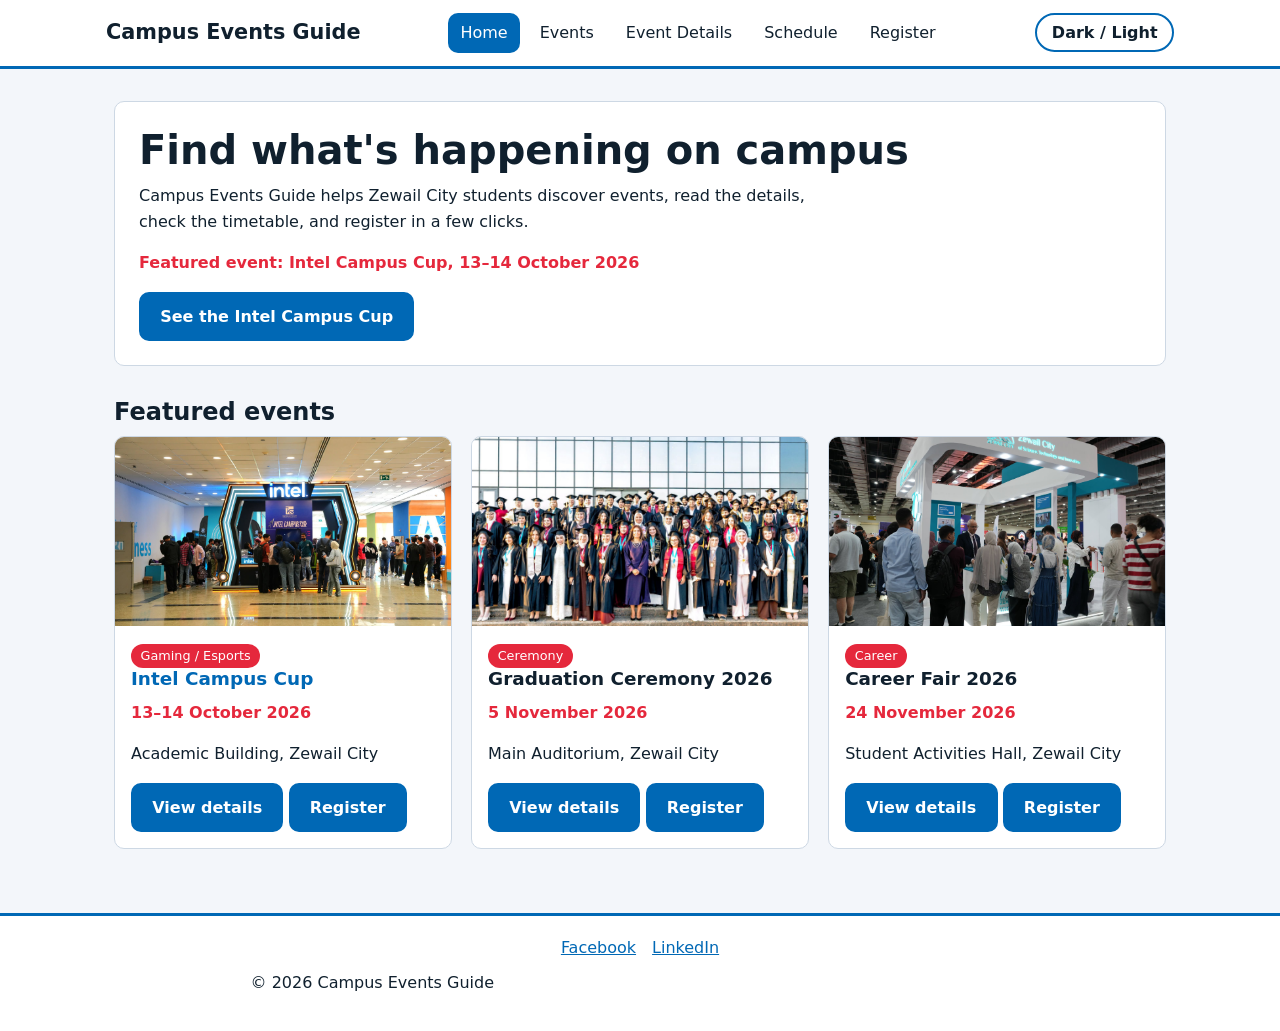
<file: index.html>
<!DOCTYPE html>
<html lang="en">
<head>
  <meta charset="UTF-8">
  <meta name="viewport" content="width=device-width, initial-scale=1">
  <title>Campus Events Guide | Home</title>
  <link rel="stylesheet" href="style.css">
</head>
<body>

  
  <input type="checkbox" id="theme-toggle" class="theme-toggle">

  <div class="page">

    <header class="site-header">
      <div class="header-inner">
        <a class="site-name" href="index.html">Campus Events Guide</a>
        <nav aria-label="Main navigation">
          <ul>
            <li><a class="current" href="index.html">Home</a></li>
            <li><a href="events.html">Events</a></li>
            <li><a href="event-details.html">Event Details</a></li>
            <li><a href="schedule.html">Schedule</a></li>
            <li><a href="registration.html">Register</a></li>
          </ul>
        </nav>
        <label for="theme-toggle" class="theme-label">Dark / Light</label>
      </div>
    </header>

    <main>

      <section class="hero">
        <h1>Find what's happening on campus</h1>
        <p>Campus Events Guide helps Zewail City students discover events, read the details, check the timetable, and register in a few clicks.</p>
        <p class="meta">Featured event: Intel Campus Cup, 13&ndash;14 October 2026</p>
        <a class="btn" href="event-details.html">See the Intel Campus Cup</a>
      </section>

      <section>
        <h2>Featured events</h2>

        <div class="card-grid">

          
          <article class="card">
            <img src="assets/poster.jpg" alt="Players competing in a VALORANT match at the Intel Campus Cup">
            <div class="card-body">
              <span class="badge">Gaming / Esports</span>
              <h3>Intel Campus Cup</h3>
              <p class="meta">13&ndash;14 October 2026</p>
              <p>Academic Building, Zewail City</p>
              <a class="btn" href="event-details.html#intel-campus-cup">View details</a>
              <a class="btn" href="registration.html#registration-form">Register</a>
            </div>
          </article>

          <article class="card">
            <img src="assets/graduation.jpg" alt="Graduates in caps and gowns celebrating">
            <div class="card-body">
              <span class="badge">Ceremony</span>
              <h3>Graduation Ceremony 2026</h3>
              <p class="meta">5 November 2026</p>
              <p>Main Auditorium, Zewail City</p>
              <a class="btn" href="event-details.html#graduation">View details</a>
              <a class="btn" href="registration.html#registration-form">Register</a>
            </div>
          </article>

          <article class="card">
            <img src="assets/career.jpg" alt="Visitors exploring a Zewail City careers and technology exhibition">
            <div class="card-body">
              <span class="badge">Career</span>
              <h3>Career Fair 2026</h3>
              <p class="meta">24 November 2026</p>
              <p>Student Activities Hall, Zewail City</p>
              <a class="btn" href="event-details.html#career-fair">View details</a>
              <a class="btn" href="registration.html#registration-form">Register</a>
            </div>
          </article>

        </div>
      </section>

    </main>

    <footer class="site-footer">
      <ul class="social-links">
        <li><a href="https://www.facebook.com/ZewailCity" target="_blank" rel="noopener">Facebook</a></li>
        <li><a href="https://www.linkedin.com/school/zewailcityst/" target="_blank" rel="noopener">LinkedIn</a></li>
      </ul>
      <p>&copy; 2026 Campus Events Guide</p>
    </footer>

  </div>
</body>
</html>
</file>
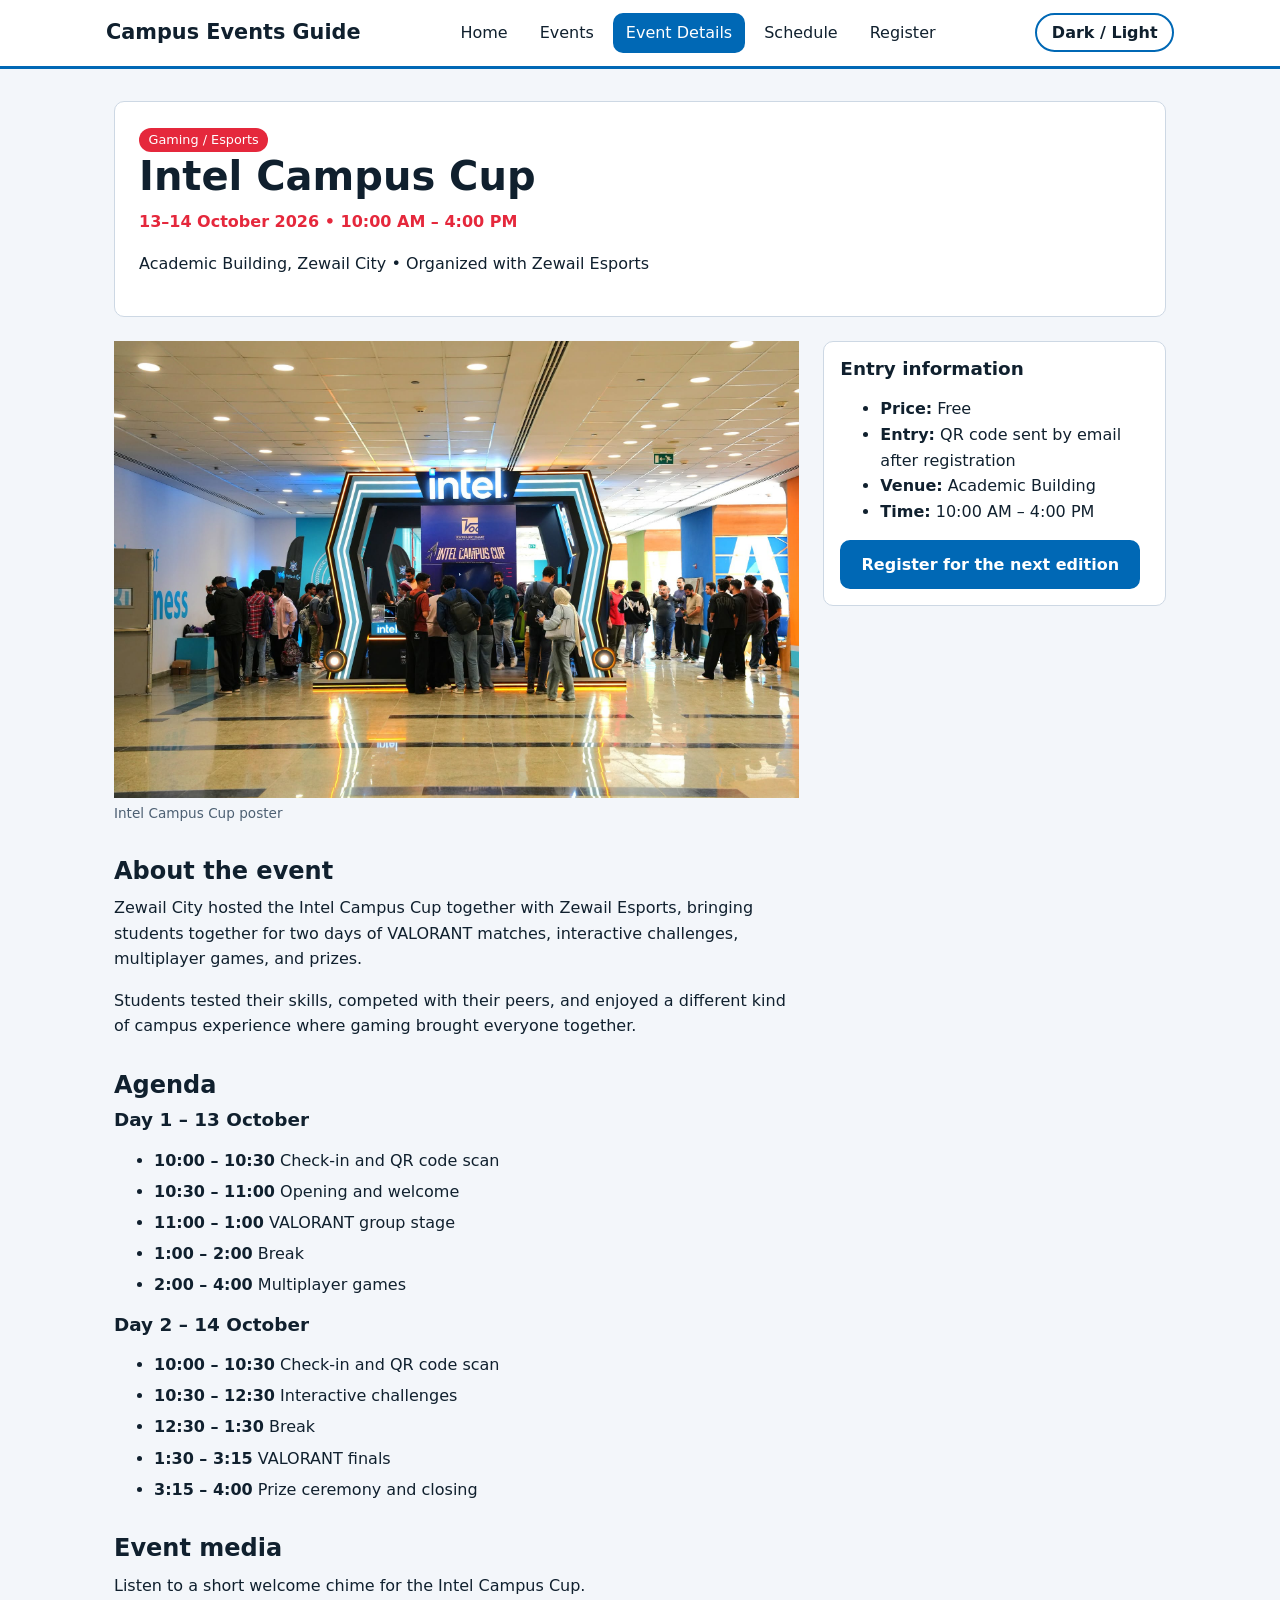
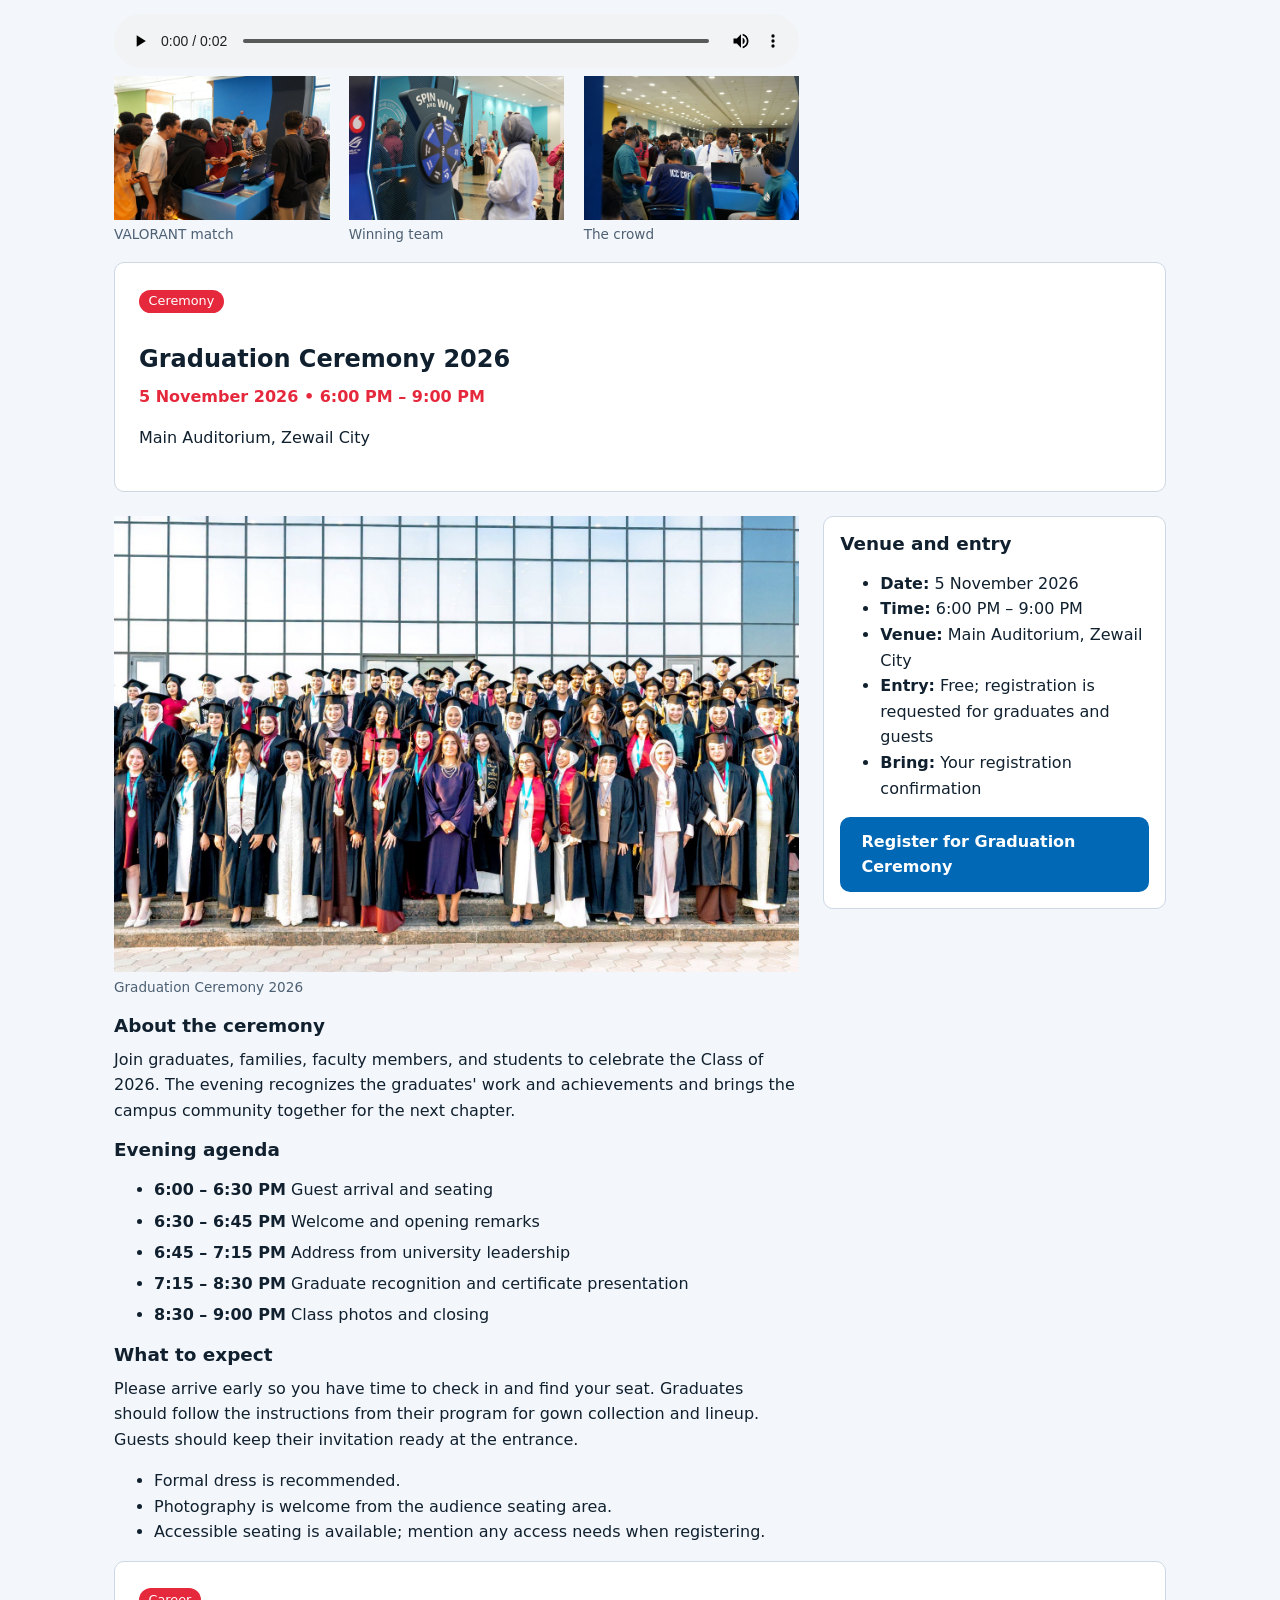
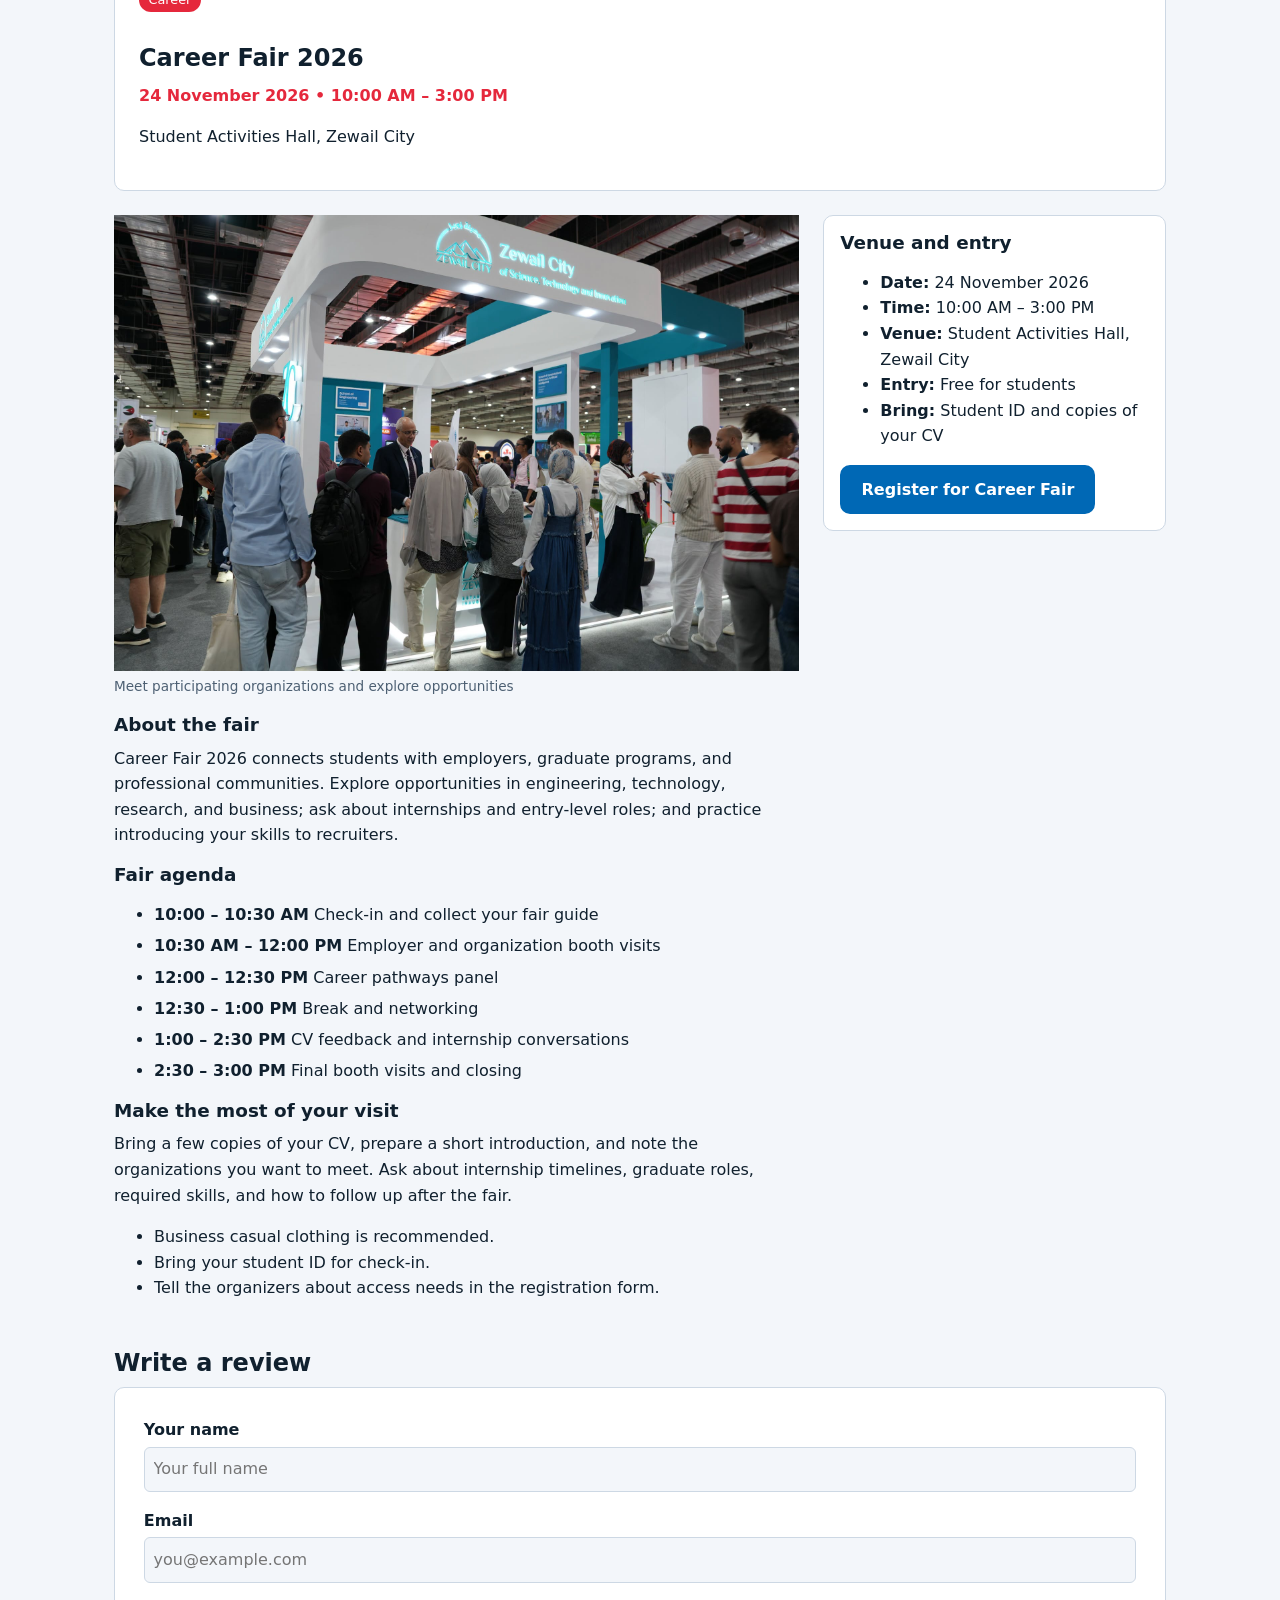
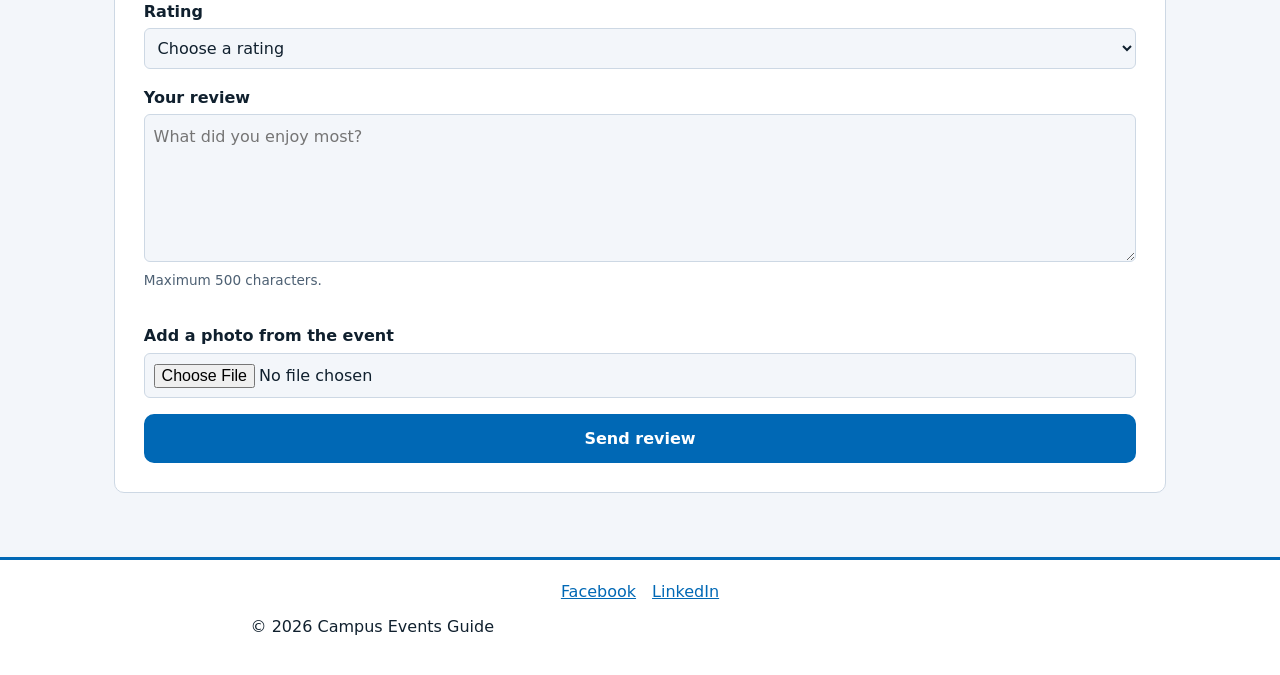
<file: event-details.html>
<!DOCTYPE html>
<html lang="en">
<head>
  <meta charset="UTF-8">
  <meta name="viewport" content="width=device-width, initial-scale=1">
  <title>Campus Events Guide | Intel Campus Cup</title>
  <link rel="stylesheet" href="style.css">
</head>
<body>

  
  <input type="checkbox" id="theme-toggle" class="theme-toggle">

  <div class="page">

    <header class="site-header">
      <div class="header-inner">
        <a class="site-name" href="index.html">Campus Events Guide</a>
        <nav aria-label="Main navigation">
          <ul>
            <li><a href="index.html">Home</a></li>
            <li><a href="events.html">Events</a></li>
            <li><a class="current" href="event-details.html">Event Details</a></li>
            <li><a href="schedule.html">Schedule</a></li>
            <li><a href="registration.html">Register</a></li>
          </ul>
        </nav>
        <label for="theme-toggle" class="theme-label">Dark / Light</label>
      </div>
    </header>

    <main>

      <!-- Each event has its own section on this page. -->
      <section class="hero" id="intel-campus-cup">
        <span class="badge">Gaming / Esports</span>
        <h1>Intel Campus Cup</h1>
        <p class="meta">13&ndash;14 October 2026 &bull; 10:00 AM &ndash; 4:00 PM</p>
        <p>Academic Building, Zewail City &bull; Organized with Zewail Esports</p>
      </section>

      <div class="details-grid">

        
        <article>
          <figure>
            <img src="assets/poster.jpg" alt="Official poster of the Intel Campus Cup at Zewail City">
            <figcaption>Intel Campus Cup poster</figcaption>
          </figure>

          <section>
            <h2>About the event</h2>
            <p>Zewail City hosted the Intel Campus Cup together with Zewail Esports, bringing students together for two days of VALORANT matches, interactive challenges, multiplayer games, and prizes.</p>
            <p>Students tested their skills, competed with their peers, and enjoyed a different kind of campus experience where gaming brought everyone together.</p>
          </section>

          <section>
            <h2>Agenda</h2>

            <h3>Day 1 &ndash; 13 October</h3>
            <ul class="agenda">
              <li><strong>10:00 &ndash; 10:30</strong> Check-in and QR code scan</li>
              <li><strong>10:30 &ndash; 11:00</strong> Opening and welcome</li>
              <li><strong>11:00 &ndash; 1:00</strong> VALORANT group stage</li>
              <li><strong>1:00 &ndash; 2:00</strong> Break</li>
              <li><strong>2:00 &ndash; 4:00</strong> Multiplayer games</li>
            </ul>

            <h3>Day 2 &ndash; 14 October</h3>
            <ul class="agenda">
              <li><strong>10:00 &ndash; 10:30</strong> Check-in and QR code scan</li>
              <li><strong>10:30 &ndash; 12:30</strong> Interactive challenges</li>
              <li><strong>12:30 &ndash; 1:30</strong> Break</li>
              <li><strong>1:30 &ndash; 3:15</strong> VALORANT finals</li>
              <li><strong>3:15 &ndash; 4:00</strong> Prize ceremony and closing</li>
            </ul>
          </section>

          <section>
            <h2>Event media</h2>
            <p>Listen to a short welcome chime for the Intel Campus Cup.</p>
            <audio controls preload="metadata">
              <source src="assets/campus-welcome.wav" type="audio/wav">
              Your browser does not support the audio element.
            </audio>

            <div class="card-grid">
              <figure>
                <img src="assets/valorant-match.jpg" alt="Two students playing a VALORANT match on stage">
                <figcaption>VALORANT match</figcaption>
              </figure>
              <figure>
                <img src="assets/winners.jpg" alt="Winning team holding their prizes">
                <figcaption>Winning team</figcaption>
              </figure>
              <figure>
                <img src="assets/crowd.jpg" alt="Students cheering in the audience">
                <figcaption>The crowd</figcaption>
              </figure>
            </div>
          </section>
        </article>

        
        <aside>
          <section class="info-box">
            <h3>Entry information</h3>
            <ul>
              <li><strong>Price:</strong> Free</li>
              <li><strong>Entry:</strong> QR code sent by email after registration</li>
              <li><strong>Venue:</strong> Academic Building</li>
              <li><strong>Time:</strong> 10:00 AM &ndash; 4:00 PM</li>
            </ul>
            <a class="btn" href="registration.html">Register for the next edition</a>
          </section>
        </aside>

      </div>

      
            <section class="hero" id="graduation">
        <span class="badge">Ceremony</span>
        <h2>Graduation Ceremony 2026</h2>
        <p class="meta">5 November 2026 &bull; 6:00 PM &ndash; 9:00 PM</p>
        <p>Main Auditorium, Zewail City</p>
      </section>
      <div class="details-grid event-full-details">
        <article>
          <figure>
            <img src="assets/graduation.jpg" alt="Graduates celebrating at a campus graduation ceremony">
            <figcaption>Graduation Ceremony 2026</figcaption>
          </figure>
          <section>
            <h3>About the ceremony</h3>
            <p>Join graduates, families, faculty members, and students to celebrate the Class of 2026. The evening recognizes the graduates' work and achievements and brings the campus community together for the next chapter.</p>
          </section>
          <section>
            <h3>Evening agenda</h3>
            <ul class="agenda">
              <li><strong>6:00 &ndash; 6:30 PM</strong> Guest arrival and seating</li>
              <li><strong>6:30 &ndash; 6:45 PM</strong> Welcome and opening remarks</li>
              <li><strong>6:45 &ndash; 7:15 PM</strong> Address from university leadership</li>
              <li><strong>7:15 &ndash; 8:30 PM</strong> Graduate recognition and certificate presentation</li>
              <li><strong>8:30 &ndash; 9:00 PM</strong> Class photos and closing</li>
            </ul>
          </section>
          <section>
            <h3>What to expect</h3>
            <p>Please arrive early so you have time to check in and find your seat. Graduates should follow the instructions from their program for gown collection and lineup. Guests should keep their invitation ready at the entrance.</p>
            <ul>
              <li>Formal dress is recommended.</li>
              <li>Photography is welcome from the audience seating area.</li>
              <li>Accessible seating is available; mention any access needs when registering.</li>
            </ul>
          </section>
        </article>
        <aside>
          <section class="info-box">
            <h3>Venue and entry</h3>
            <ul>
              <li><strong>Date:</strong> 5 November 2026</li>
              <li><strong>Time:</strong> 6:00 PM &ndash; 9:00 PM</li>
              <li><strong>Venue:</strong> Main Auditorium, Zewail City</li>
              <li><strong>Entry:</strong> Free; registration is requested for graduates and guests</li>
              <li><strong>Bring:</strong> Your registration confirmation</li>
            </ul>
            <a class="btn" href="registration.html#registration-form">Register for Graduation Ceremony</a>
          </section>
        </aside>
      </div>

      <section class="hero" id="career-fair">
        <span class="badge">Career</span>
        <h2>Career Fair 2026</h2>
        <p class="meta">24 November 2026 &bull; 10:00 AM &ndash; 3:00 PM</p>
        <p>Student Activities Hall, Zewail City</p>
      </section>
      <div class="details-grid event-full-details">
        <article>
          <figure>
            <img src="assets/career.jpg" alt="Visitors exploring technology and employer booths at a campus exhibition">
            <figcaption>Meet participating organizations and explore opportunities</figcaption>
          </figure>
          <section>
            <h3>About the fair</h3>
            <p>Career Fair 2026 connects students with employers, graduate programs, and professional communities. Explore opportunities in engineering, technology, research, and business; ask about internships and entry-level roles; and practice introducing your skills to recruiters.</p>
          </section>
          <section>
            <h3>Fair agenda</h3>
            <ul class="agenda">
              <li><strong>10:00 &ndash; 10:30 AM</strong> Check-in and collect your fair guide</li>
              <li><strong>10:30 AM &ndash; 12:00 PM</strong> Employer and organization booth visits</li>
              <li><strong>12:00 &ndash; 12:30 PM</strong> Career pathways panel</li>
              <li><strong>12:30 &ndash; 1:00 PM</strong> Break and networking</li>
              <li><strong>1:00 &ndash; 2:30 PM</strong> CV feedback and internship conversations</li>
              <li><strong>2:30 &ndash; 3:00 PM</strong> Final booth visits and closing</li>
            </ul>
          </section>
          <section>
            <h3>Make the most of your visit</h3>
            <p>Bring a few copies of your CV, prepare a short introduction, and note the organizations you want to meet. Ask about internship timelines, graduate roles, required skills, and how to follow up after the fair.</p>
            <ul>
              <li>Business casual clothing is recommended.</li>
              <li>Bring your student ID for check-in.</li>
              <li>Tell the organizers about access needs in the registration form.</li>
            </ul>
          </section>
        </article>
        <aside>
          <section class="info-box">
            <h3>Venue and entry</h3>
            <ul>
              <li><strong>Date:</strong> 24 November 2026</li>
              <li><strong>Time:</strong> 10:00 AM &ndash; 3:00 PM</li>
              <li><strong>Venue:</strong> Student Activities Hall, Zewail City</li>
              <li><strong>Entry:</strong> Free for students</li>
              <li><strong>Bring:</strong> Student ID and copies of your CV</li>
            </ul>
            <a class="btn" href="registration.html#registration-form">Register for Career Fair</a>
          </section>
        </aside>
      </div>
<section>
        <h2>Write a review</h2>

        <form action="#" method="post" enctype="multipart/form-data">

          <div>
            <label for="review-name">Your name</label>
            <input type="text" id="review-name" name="name" required maxlength="50"
                   pattern="[A-Za-z ]{2,50}" title="Use 2 to 50 letters and spaces only"
                   placeholder="Your full name">
          </div>

          <div>
            <label for="review-email">Email</label>
            <input type="email" id="review-email" name="email" required placeholder="you@example.com">
          </div>

          <div>
            <label for="review-rating">Rating</label>
            <select id="review-rating" name="rating" required>
              <option value="">Choose a rating</option>
              <option value="5">5 - Excellent</option>
              <option value="4">4 - Very good</option>
              <option value="3">3 - Good</option>
              <option value="2">2 - Fair</option>
              <option value="1">1 - Poor</option>
            </select>
          </div>

          <div>
            <label for="review-text">Your review</label>
            <textarea id="review-text" name="review" rows="5" required maxlength="500"
                      placeholder="What did you enjoy most?"></textarea>
            <p class="hint">Maximum 500 characters.</p>
          </div>

          <div>
            <label for="review-photo">Add a photo from the event</label>
            <input type="file" id="review-photo" name="photo" accept="image/*">
          </div>

          <button type="submit">Send review</button>

        </form>
      </section>

    </main>

    <footer class="site-footer">
      <ul class="social-links">
        <li><a href="https://www.facebook.com/ZewailCity" target="_blank" rel="noopener">Facebook</a></li>
        <li><a href="https://www.linkedin.com/school/zewailcityst/" target="_blank" rel="noopener">LinkedIn</a></li>
      </ul>
      <p>&copy; 2026 Campus Events Guide</p>
    </footer>

  </div>
</body>
</html>
</file>
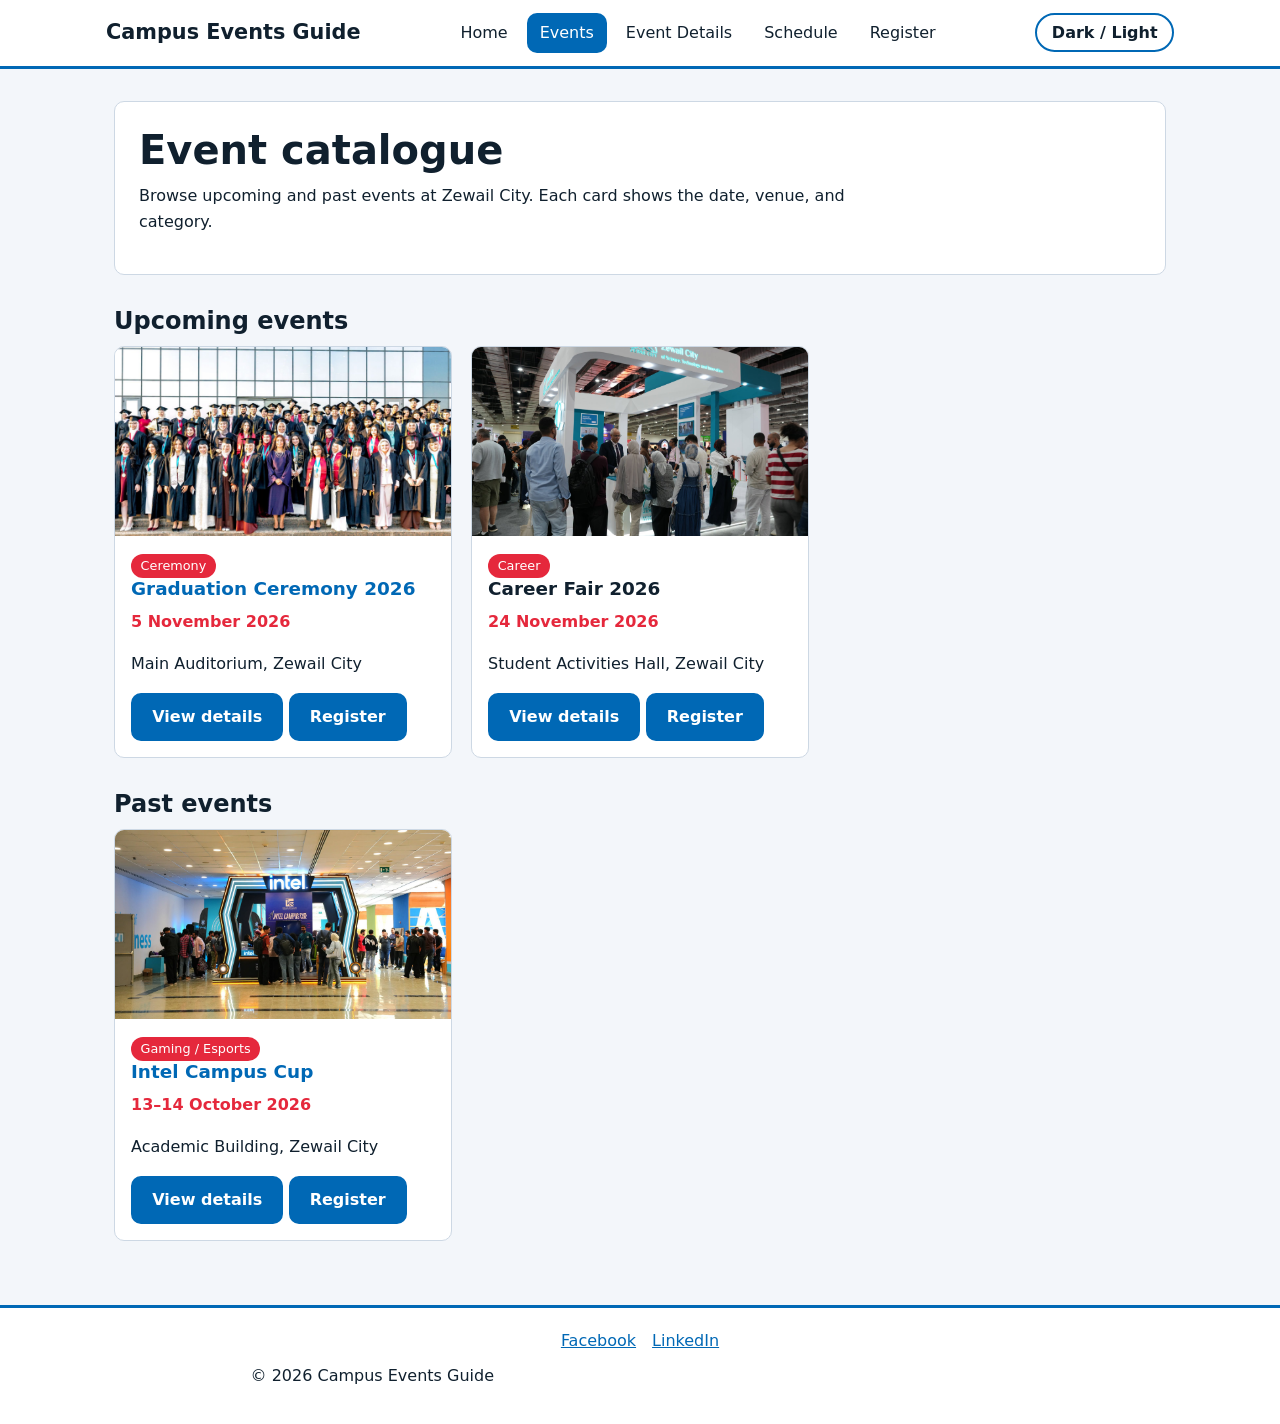
<file: events.html>
<!DOCTYPE html>
<html lang="en">
<head>
  <meta charset="UTF-8">
  <meta name="viewport" content="width=device-width, initial-scale=1">
  <title>Campus Events Guide | Events</title>
  <link rel="stylesheet" href="style.css">
</head>
<body>

  
  <input type="checkbox" id="theme-toggle" class="theme-toggle">

  <div class="page">

    <header class="site-header">
      <div class="header-inner">
        <a class="site-name" href="index.html">Campus Events Guide</a>
        <nav aria-label="Main navigation">
          <ul>
            <li><a href="index.html">Home</a></li>
            <li><a class="current" href="events.html">Events</a></li>
            <li><a href="event-details.html">Event Details</a></li>
            <li><a href="schedule.html">Schedule</a></li>
            <li><a href="registration.html">Register</a></li>
          </ul>
        </nav>
        <label for="theme-toggle" class="theme-label">Dark / Light</label>
      </div>
    </header>

    <main>

      <section class="hero">
        <h1>Event catalogue</h1>
        <p>Browse upcoming and past events at Zewail City. Each card shows the date, venue, and category.</p>
      </section>

      
      <section>
        <h2>Upcoming events</h2>

        <div class="card-grid">

          <article class="card" id="graduation">
            <img src="assets/graduation.jpg" alt="Graduates in caps and gowns celebrating">
            <div class="card-body">
              <span class="badge">Ceremony</span>
              <h3>Graduation Ceremony 2026</h3>
              <p class="meta">5 November 2026</p>
              <p>Main Auditorium, Zewail City</p>
              <a class="btn" href="event-details.html#graduation">View details</a>
              <a class="btn" href="registration.html#registration-form">Register</a>
            </div>
          </article>

          <article class="card" id="career-fair">
            <img src="assets/career.jpg" alt="Students exploring a campus technology exhibition">
            <div class="card-body">
              <span class="badge">Career</span>
              <h3>Career Fair 2026</h3>
              <p class="meta">24 November 2026</p>
              <p>Student Activities Hall, Zewail City</p>
              <a class="btn" href="event-details.html#career-fair">View details</a>
              <a class="btn" href="registration.html#registration-form">Register</a>
            </div>
          </article>
        </div>
      </section>

      
      <section>
        <h2>Past events</h2>

        <div class="card-grid">

          
          <article class="card" id="intel-campus-cup">
            <img src="assets/poster.jpg" alt="Players competing in a VALORANT match at the Intel Campus Cup">
            <div class="card-body">
              <span class="badge">Gaming / Esports</span>
              <h3>Intel Campus Cup</h3>
              <p class="meta">13&ndash;14 October 2026</p>
              <p>Academic Building, Zewail City</p>
              <a class="btn" href="event-details.html#intel-campus-cup">View details</a>
              <a class="btn" href="registration.html#registration-form">Register</a>
            </div>
          </article>

        </div>
      </section>

    </main>

    <footer class="site-footer">
      <ul class="social-links">
        <li><a href="https://www.facebook.com/ZewailCity" target="_blank" rel="noopener">Facebook</a></li>
        <li><a href="https://www.linkedin.com/school/zewailcityst/" target="_blank" rel="noopener">LinkedIn</a></li>
      </ul>
      <p>&copy; 2026 Campus Events Guide</p>
    </footer>

  </div>
</body>
</html>
</file>
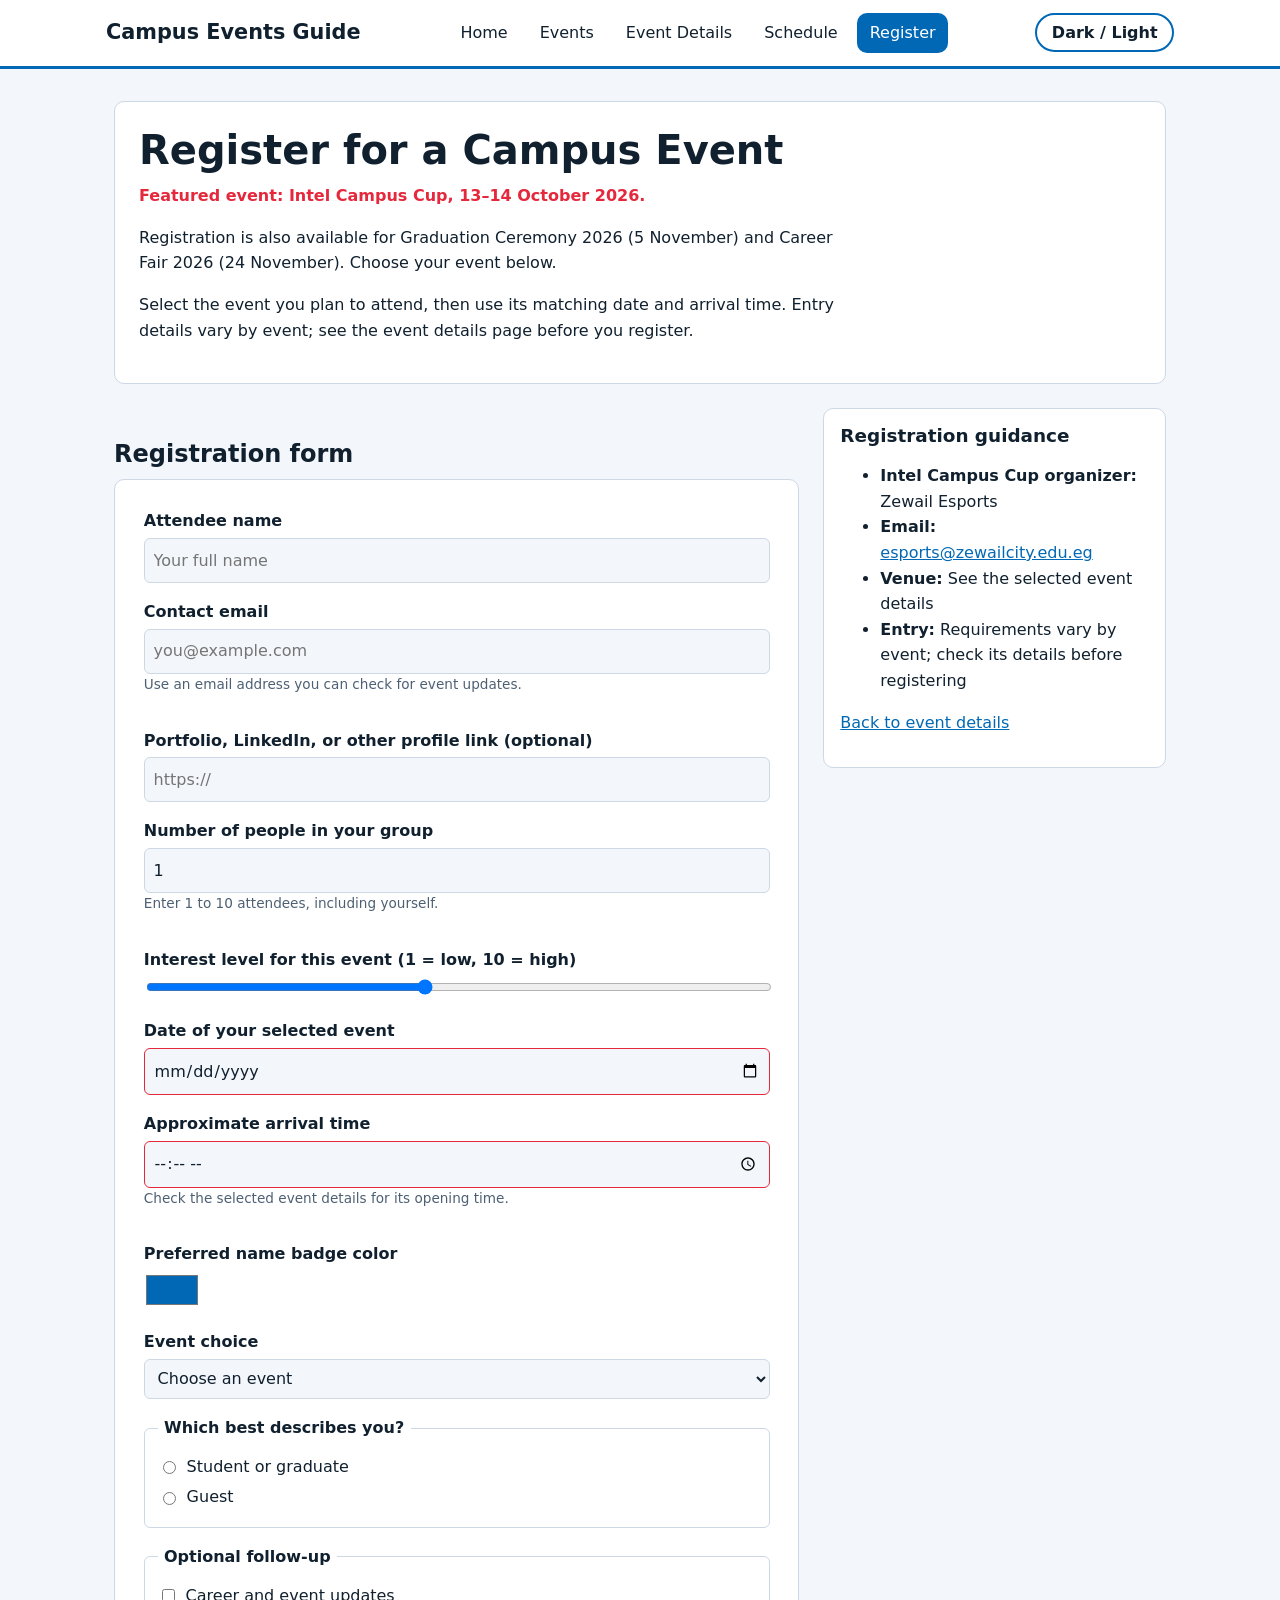
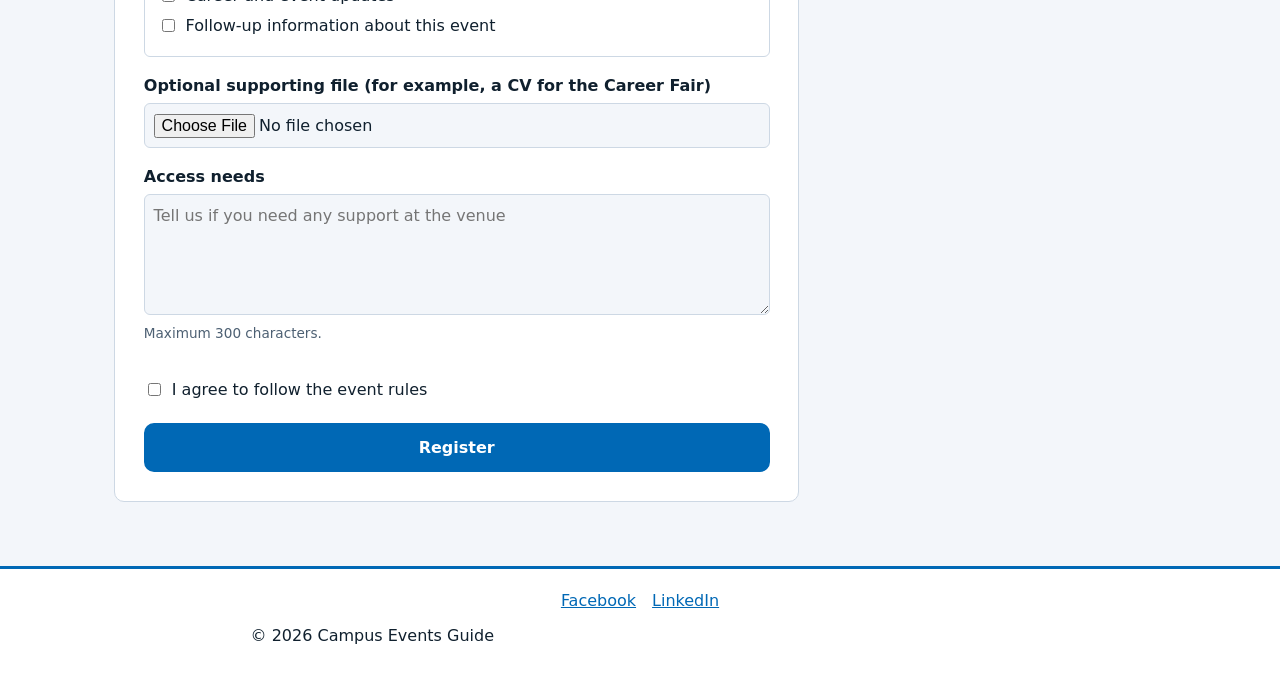
<file: registration.html>
<!DOCTYPE html>
<html lang="en">
<head>
  <meta charset="UTF-8">
  <meta name="viewport" content="width=device-width, initial-scale=1">
  <title>Campus Events Guide | Registration</title>
  <link rel="stylesheet" href="style.css">
</head>
<body>

  
  <input type="checkbox" id="theme-toggle" class="theme-toggle">

  <div class="page">

    <header class="site-header">
      <div class="header-inner">
        <a class="site-name" href="index.html">Campus Events Guide</a>
        <nav aria-label="Main navigation">
          <ul>
            <li><a href="index.html">Home</a></li>
            <li><a href="events.html">Events</a></li>
            <li><a href="event-details.html">Event Details</a></li>
            <li><a href="schedule.html">Schedule</a></li>
            <li><a class="current" href="registration.html">Register</a></li>
          </ul>
        </nav>
        <label for="theme-toggle" class="theme-label">Dark / Light</label>
      </div>
    </header>

    <main>

      <section class="hero">
        <h1>Register for a Campus Event</h1>
        <p class="meta">Featured event: Intel Campus Cup, 13&ndash;14 October 2026.</p>
        <p>Registration is also available for Graduation Ceremony 2026 (5 November) and Career Fair 2026 (24 November). Choose your event below.</p>
        <p>Select the event you plan to attend, then use its matching date and arrival time. Entry details vary by event; see the event details page before you register.</p>
      </section>

      <div class="details-grid">

        
        <section id="registration-form">
          <h2>Registration form</h2>

          <form action="#" method="post" enctype="multipart/form-data">

            
            <div>
              <label for="reg-name">Attendee name</label>
              <input type="text" id="reg-name" name="attendee_name" required maxlength="50"
                     pattern="[\p{L}][\p{L} .'-]{1,49}" title="Enter 2 to 50 letters, spaces, apostrophes, periods, or hyphens"
                     placeholder="Your full name">
            </div>

            
            <div>
              <label for="reg-email">Contact email</label>
              <input type="email" id="reg-email" name="email" required maxlength="80"
                     placeholder="you@example.com">
              <p class="hint">Use an email address you can check for event updates.</p>
            </div>

            
            <div>
              <label for="reg-link">Portfolio, LinkedIn, or other profile link (optional)</label>
              <input type="url" id="reg-link" name="profile_link" maxlength="120"
                     pattern="https://.*" title="The link must start with https://"
                     placeholder="https://">
            </div>

            
            <div>
              <label for="reg-team">Number of people in your group</label>
              <input type="number" id="reg-team" name="team_size" min="1" max="10" value="1" required>
              <p class="hint">Enter 1 to 10 attendees, including yourself.</p>
            </div>

            
            <div>
              <label for="reg-skill">Interest level for this event (1 = low, 10 = high)</label>
              <input type="range" id="reg-skill" name="skill_level" min="1" max="10" value="5">
            </div>

            
            <div>
              <label for="reg-date">Date of your selected event</label>
              <input type="date" id="reg-date" name="preferred_date" required>
            </div>

            
            <div>
              <label for="reg-time">Approximate arrival time</label>
              <input type="time" id="reg-time" name="arrival_time" required>
              <p class="hint">Check the selected event details for its opening time.</p>
            </div>

            
            <div>
              <label for="reg-color">Preferred name badge color</label>
              <input type="color" id="reg-color" name="team_color" value="#0068b5">
            </div>

            
            <div>
              <label for="reg-event">Event choice</label>
              <select id="reg-event" name="event_choice" required>
                <option value="">Choose an event</option>
                <option value="intel-campus-cup">Intel Campus Cup (13–14 October 2026)</option>
                <option value="graduation">Graduation Ceremony 2026 (5 November 2026)</option>
                <option value="career-fair">Career Fair 2026 (24 November 2026)</option>
              </select>
            </div>

            
            <fieldset>
              <legend>Which best describes you?</legend>
              <div class="choice">
                <input type="radio" id="reg-player" name="attendance" value="student" required>
                <label for="reg-player">Student or graduate</label>
              </div>
              <div class="choice">
                <input type="radio" id="reg-visitor" name="attendance" value="guest">
                <label for="reg-visitor">Guest</label>
              </div>
            </fieldset>

            
            <fieldset>
              <legend>Optional follow-up</legend>
              <div class="choice">
                <input type="checkbox" id="reg-merch" name="extras" value="career-updates">
                <label for="reg-merch">Career and event updates</label>
              </div>
              <div class="choice">
                <input type="checkbox" id="reg-photos" name="extras" value="follow-up">
                <label for="reg-photos">Follow-up information about this event</label>
              </div>
            </fieldset>

            
            <div>
              <label for="reg-id">Optional supporting file (for example, a CV for the Career Fair)</label>
              <input type="file" id="reg-id" name="supporting_file" accept=".pdf,.doc,.docx,.jpg,.jpeg,.png">
            </div>

            
            <div>
              <label for="reg-access">Access needs</label>
              <textarea id="reg-access" name="access_needs" rows="4" maxlength="300"
                        placeholder="Tell us if you need any support at the venue"></textarea>
              <p class="hint">Maximum 300 characters.</p>
            </div>

            
            <div class="choice">
              <input type="checkbox" id="reg-rules" name="rules" value="agreed" required>
              <label for="reg-rules">I agree to follow the event rules</label>
            </div>

            <button type="submit">Register</button>

          </form>
        </section>

        
        <aside>
          <section class="info-box">
            <h3>Registration guidance</h3>
            <ul>
              <li><strong>Intel Campus Cup organizer:</strong> Zewail Esports</li>
              <li><strong>Email:</strong> <a href="mailto:esports@zewailcity.edu.eg">esports@zewailcity.edu.eg</a></li>
              <li><strong>Venue:</strong> See the selected event details</li>
              <li><strong>Entry:</strong> Requirements vary by event; check its details before registering</li>
            </ul>
            <p><a href="event-details.html">Back to event details</a></p>
          </section>
        </aside>

      </div>

    </main>

    <footer class="site-footer">
      <ul class="social-links">
        <li><a href="https://www.facebook.com/ZewailCity" target="_blank" rel="noopener">Facebook</a></li>
        <li><a href="https://www.linkedin.com/school/zewailcityst/" target="_blank" rel="noopener">LinkedIn</a></li>
      </ul>
      <p>&copy; 2026 Campus Events Guide</p>
    </footer>

  </div>
</body>
</html>
</file>
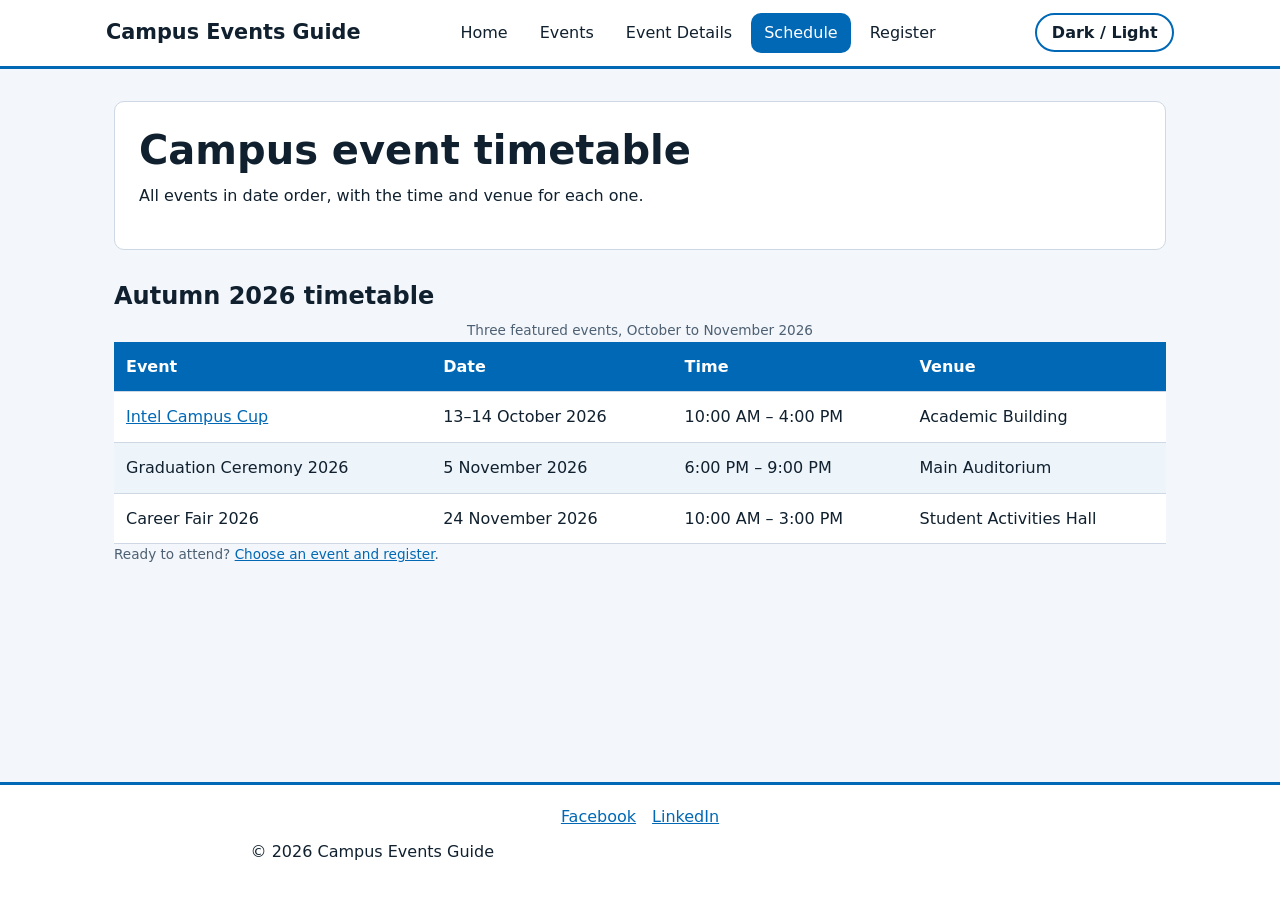
<file: schedule.html>
<!DOCTYPE html>
<html lang="en">
<head>
  <meta charset="UTF-8">
  <meta name="viewport" content="width=device-width, initial-scale=1">
  <title>Campus Events Guide | Schedule</title>
  <link rel="stylesheet" href="style.css">
</head>
<body>

  
  <input type="checkbox" id="theme-toggle" class="theme-toggle">

  <div class="page">

    <header class="site-header">
      <div class="header-inner">
        <a class="site-name" href="index.html">Campus Events Guide</a>
        <nav aria-label="Main navigation">
          <ul>
            <li><a href="index.html">Home</a></li>
            <li><a href="events.html">Events</a></li>
            <li><a href="event-details.html">Event Details</a></li>
            <li><a class="current" href="schedule.html">Schedule</a></li>
            <li><a href="registration.html">Register</a></li>
          </ul>
        </nav>
        <label for="theme-toggle" class="theme-label">Dark / Light</label>
      </div>
    </header>

    <main>

      <section class="hero">
        <h1>Campus event timetable</h1>
        <p>All events in date order, with the time and venue for each one.</p>
      </section>

      <section>
        <h2>Autumn 2026 timetable</h2>

        
        <div class="table-wrap">
          <table>
            <caption class="hint">Three featured events, October to November 2026</caption>
            <thead>
              <tr>
                <th scope="col">Event</th>
                <th scope="col">Date</th>
                <th scope="col">Time</th>
                <th scope="col">Venue</th>
              </tr>
            </thead>
            <tbody>
              
              <tr>
                <td><a href="event-details.html#intel-campus-cup">Intel Campus Cup</a></td>
                <td>13&ndash;14 October 2026</td>
                <td>10:00 AM &ndash; 4:00 PM</td>
                <td>Academic Building</td>
              </tr>
              <tr>
                <td>Graduation Ceremony 2026</td>
                <td>5 November 2026</td>
                <td>6:00 PM &ndash; 9:00 PM</td>
                <td>Main Auditorium</td>
              </tr>
              <tr>
                <td>Career Fair 2026</td>
                <td>24 November 2026</td>
                <td>10:00 AM &ndash; 3:00 PM</td>
                <td>Student Activities Hall</td>
              </tr>
            </tbody>
          </table>
        </div>

        <p class="hint">Ready to attend? <a href="registration.html#registration-form">Choose an event and register</a>.</p>
      </section>

    </main>

    <footer class="site-footer">
      <ul class="social-links">
        <li><a href="https://www.facebook.com/ZewailCity" target="_blank" rel="noopener">Facebook</a></li>
        <li><a href="https://www.linkedin.com/school/zewailcityst/" target="_blank" rel="noopener">LinkedIn</a></li>
      </ul>
      <p>&copy; 2026 Campus Events Guide</p>
    </footer>

  </div>
</body>
</html>
</file>
<file: style.css>
:root {
  --bg: #f3f6fa;
  --surface: #ffffff;
  --text: #10202e;
  --muted: #4d6073;
  --accent: #0068b5;
  --accent-text: #ffffff;
  --highlight: #e5283c;
  --border: #cdd8e4;
  --radius: 10px;
  --max-width: 1100px;
}

/* The checkbox switches the page theme without JavaScript. */
* { box-sizing: border-box; }

body {
  margin: 0;
  font-family: "Segoe UI", system-ui, -apple-system, Arial, sans-serif;
  line-height: 1.6;
}

.page {
  background: var(--bg);
  color: var(--text);
  min-height: 100vh;
  display: flex;
  flex-direction: column;
}

h1, h2, h3 { line-height: 1.2; margin: 0 0 0.6rem; }
h1 { font-size: 2rem; }
h2 { font-size: 1.5rem; margin-top: 2rem; }
h3 { font-size: 1.15rem; }

p { margin: 0 0 1rem; max-width: 70ch; }

img, video { max-width: 100%; height: auto; display: block; }
audio { width: 100%; }

a { color: var(--accent); }

header.site-header {
  background: var(--surface);
  border-bottom: 3px solid var(--accent);
}

.header-inner {
  max-width: var(--max-width);
  margin: 0 auto;
  padding: 0.8rem 1rem;
  display: flex;
  flex-wrap: wrap;
  align-items: center;
  justify-content: space-between;
  gap: 0.6rem;
}

.site-name {
  font-size: 1.3rem;
  font-weight: 700;
  color: var(--text);
  text-decoration: none;
}

nav ul {
  list-style: none;
  margin: 0;
  padding: 0;
  display: flex;
  flex-wrap: wrap;
  gap: 0.4rem;
}

nav ul li a {
  display: block;
  padding: 0.45rem 0.8rem;
  border-radius: var(--radius);
  text-decoration: none;
  color: var(--text);
  transition: background 0.25s, color 0.25s;
}

nav ul li a:hover,
nav ul li a:focus-visible,
nav ul li a.current {
  background: var(--accent);
  color: var(--accent-text);
}

main {
  flex: 1;
  width: 100%;
  max-width: var(--max-width);
  margin: 0 auto;
  padding: 1.5rem 1rem 3rem;
}

.hero {
  background: var(--surface);
  border: 1px solid var(--border);
  border-radius: var(--radius);
  padding: 1.5rem;
  margin-bottom: 1.5rem;
}

.meta {
  color: var(--highlight);
  font-weight: 600;
}

.badge {
  display: inline-block;
  background: var(--highlight);
  color: #fff;
  font-size: 0.8rem;
  padding: 0.1rem 0.6rem;
  border-radius: 999px;
}

.btn,
button {
  display: inline-block;
  background: var(--accent);
  color: var(--accent-text);
  border: 2px solid var(--accent);
  padding: 0.6rem 1.2rem;
  border-radius: var(--radius);
  font: inherit;
  font-weight: 600;
  text-decoration: none;
  cursor: pointer;
  transition: background 0.25s, color 0.25s, transform 0.25s;
}

.btn:hover,
.btn:focus-visible,
button:hover,
button:focus-visible {
  background: transparent;
  color: var(--accent);
  transform: translateY(-2px);
}

.card-grid {
  display: grid;
  grid-template-columns: 1fr;
  gap: 1.2rem;
}

.card {
  background: var(--surface);
  border: 1px solid var(--border);
  border-radius: var(--radius);
  overflow: hidden;
  transition: transform 0.25s, box-shadow 0.25s;
}

.card:hover { transform: translateY(-4px); box-shadow: 0 8px 20px rgba(0, 0, 0, 0.15); }

.card img {
  width: 100%;
  aspect-ratio: 16 / 9;
  object-fit: cover;
}

.card-body { padding: 1rem; }

.card:first-child h3 { color: var(--accent); }

.details-grid {
  display: grid;
  grid-template-columns: 1fr;
  gap: 1.5rem;
}

.table-wrap {
  overflow-x: auto;
}

table {
  width: 100%;
  min-width: 520px;
  border-collapse: collapse;
  background: var(--surface);
}

th, td {
  padding: 0.75rem;
  text-align: left;
  border-bottom: 1px solid var(--border);
}

th { background: var(--accent); color: var(--accent-text); }

tbody tr:nth-child(even) { background: rgba(0, 104, 181, 0.07); }
tbody tr { transition: background 0.25s; }
tbody tr:hover { background: rgba(229, 40, 60, 0.12); }

form {
  background: var(--surface);
  border: 1px solid var(--border);
  border-radius: var(--radius);
  padding: 1.2rem;
  display: grid;
  gap: 1rem;
}

label { display: block; font-weight: 600; margin-bottom: 0.25rem; }

input[type="text"],
input[type="email"],
input[type="url"],
input[type="number"],
input[type="date"],
input[type="time"],
input[type="file"],
select,
textarea {
  width: 100%;
  max-width: 100%;
  padding: 0.55rem;
  font: inherit;
  color: var(--text);
  background: var(--bg);
  border: 1px solid var(--border);
  border-radius: 6px;
  transition: border-color 0.25s, box-shadow 0.25s;
}

input:focus,
select:focus,
textarea:focus {
  outline: none;
  border-color: var(--accent);
  box-shadow: 0 0 0 3px rgba(0, 104, 181, 0.3);
}

input[type="range"] { width: 100%; }
input[type="color"] { width: 3.5rem; height: 2.4rem; padding: 0; border: none; background: none; }

input:invalid:not(:placeholder-shown) { border-color: var(--highlight); }

fieldset { border: 1px solid var(--border); border-radius: 6px; padding: 0.8rem; margin: 0; }
legend { font-weight: 600; padding: 0 0.4rem; }

.choice { display: flex; align-items: center; gap: 0.5rem; margin-bottom: 0.3rem; }
.choice label { margin: 0; font-weight: 400; }

.hint { font-size: 0.85rem; color: var(--muted); }

footer.site-footer {
  background: var(--surface);
  border-top: 3px solid var(--accent);
  padding: 1.2rem 1rem;
  text-align: center;
}

.social-links {
  list-style: none;
  margin: 0 0 0.6rem;
  padding: 0;
  display: flex;
  justify-content: center;
  flex-wrap: wrap;
  gap: 1rem;
}

.theme-toggle {
  position: absolute;
  opacity: 0;
  pointer-events: none;
}

.theme-label {
  cursor: pointer;
  border: 2px solid var(--accent);
  border-radius: 999px;
  padding: 0.3rem 0.9rem;
  font-weight: 600;
  margin: 0;
  transition: background 0.25s, color 0.25s;
}

.theme-label:hover { background: var(--accent); color: var(--accent-text); }

.theme-toggle:focus-visible ~ .page .theme-label {
  outline: 3px solid var(--highlight);
  outline-offset: 2px;
}

.theme-toggle:checked ~ .page {
  --bg: #0d1520;
  --surface: #172433;
  --text: #e8eef5;
  --muted: #9fb2c5;
  --accent: #4aa3f0;
  --accent-text: #08121c;
  --highlight: #ff6b7a;
  --border: #2b3f54;
}

@media (min-width: 768px) {
  h1 { font-size: 2.5rem; }
  main { padding: 2rem 1.5rem 4rem; }
  .card-grid { grid-template-columns: repeat(2, 1fr); }
  form { padding: 1.8rem; }
}

@media (min-width: 1024px) {
  .card-grid { grid-template-columns: repeat(3, 1fr); }
  .details-grid { grid-template-columns: 2fr 1fr; }
}

@media (max-width: 480px) {
  .header-inner { flex-direction: column; align-items: flex-start; }
  nav ul li a { padding: 0.4rem 0.6rem; }
  .btn, button { width: 100%; text-align: center; }
}

figure { margin: 0 0 1rem; }
figcaption { font-size: 0.85rem; color: var(--muted); margin-top: 0.3rem; }

.info-box {
  background: var(--surface);
  border: 1px solid var(--border);
  border-radius: var(--radius);
  padding: 1rem;
}

.info-box h3 { margin-top: 0; }
.agenda li { margin-bottom: 0.35rem; }
</file>
